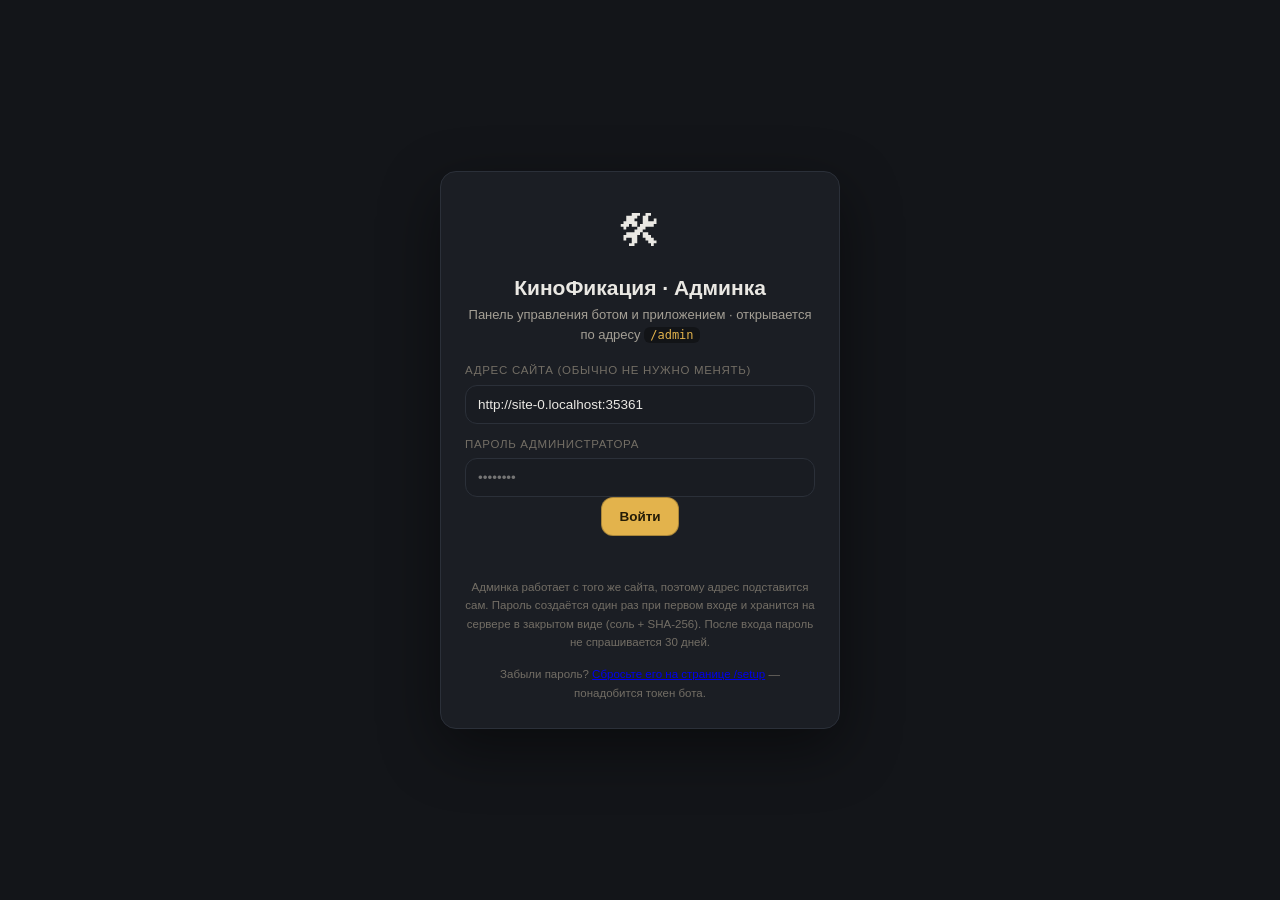
<file: v6 15102026/admin/index.html>
<!DOCTYPE html>
<html lang="ru">
<head>
<meta charset="UTF-8">
<meta name="viewport" content="width=device-width, initial-scale=1.0, viewport-fit=cover">
<meta name="theme-color" content="#0b0e17">
<title>КиноФикация · Админка (/admin)</title>
<link rel="icon" href="data:image/svg+xml,<svg xmlns='http://www.w3.org/2000/svg' viewBox='0 0 100 100'><text y='.9em' font-size='90'>🛠</text></svg>">
<link rel="stylesheet" href="admin.css">
</head>
<body>

<!-- ================= ВХОД ================= -->
<div id="login" class="login-wrap">
  <div class="login-card">
    <div class="logo">🛠</div>
    <h1>КиноФикация · Админка</h1>
    <p class="sub">Панель управления ботом и приложением · открывается по адресу <code>/admin</code></p>
    <label class="lbl">Адрес сайта (обычно не нужно менять)</label>
    <input id="apiBase" type="text" placeholder="https://ваш-сайт.netlify.app" autocomplete="off">
    <label class="lbl" id="pwdLbl">Пароль администратора</label>
    <input id="pwd" type="password" placeholder="••••••••" autocomplete="current-password">
    <div id="pwd2wrap" class="hidden">
      <label class="lbl">Повторите — тот же пароль</label>
      <input id="pwd2" type="password" placeholder="••••••••" autocomplete="new-password">
    </div>
    <button class="btn btn-primary" id="loginBtn">Войти</button>
    <p class="msg" id="loginMsg"></p>
    <p class="hint">Админка работает с того же сайта, поэтому адрес подставится сам.
    Пароль создаётся один раз при первом входе и хранится на сервере в закрытом виде (соль + SHA-256).
    После входа пароль не спрашивается 30 дней.</p>
    <p class="hint">Забыли пароль? <a id="forgotLink" href="#" target="_blank" rel="noopener">Сбросьте его на странице /setup</a> — понадобится токен бота.</p>
  </div>
</div>

<!-- ================= ОБОЛОЧКА ================= -->
<div id="app" class="hidden">
  <header class="top">
    <div class="brand"><span class="logo-s">🛠</span><b>КиноФикация</b><span class="tag-admin">админка</span></div>
    <div class="top-right">
      <input id="globalQ" class="global-q" type="search" placeholder="🔎 Люди, пары, фильмы, подборки…" autocomplete="off" title="Глобальный поиск по всем данным">
      <span class="site-pill" id="sitePill" title="Адрес основного сайта"></span>
      <button class="icon-btn" id="refreshBtn" title="Обновить данные">⟳</button>
      <button class="icon-btn" id="logoutBtn" title="Выйти">⎋</button>
    </div>
  </header>

  <nav class="tabs" id="tabs">
    <button data-tab="dash" class="on">📊 Дашборд</button>
    <button data-tab="analytics">📈 Аналитика</button>
    <button data-tab="broadcast">📢 Рассылка</button>
    <button data-tab="users">👥 Пользователи</button>
    <button data-tab="matches">💘 Мэтчи</button>
    <button data-tab="catalog">🎞 Каталог</button>
    <button data-tab="feedback">✍️ Обратная связь</button>
    <button data-tab="settings">⚙️ Настройки</button>
  </nav>

  <main id="content" class="content"></main>
</div>

<div id="toast" class="hidden"></div>
<div id="modal" class="hidden"><div class="modal-card"><button class="modal-x" id="modalX">✕</button><div id="modalBody"></div></div></div>

<script src="admin.js"></script>
</body>
</html>
</file>
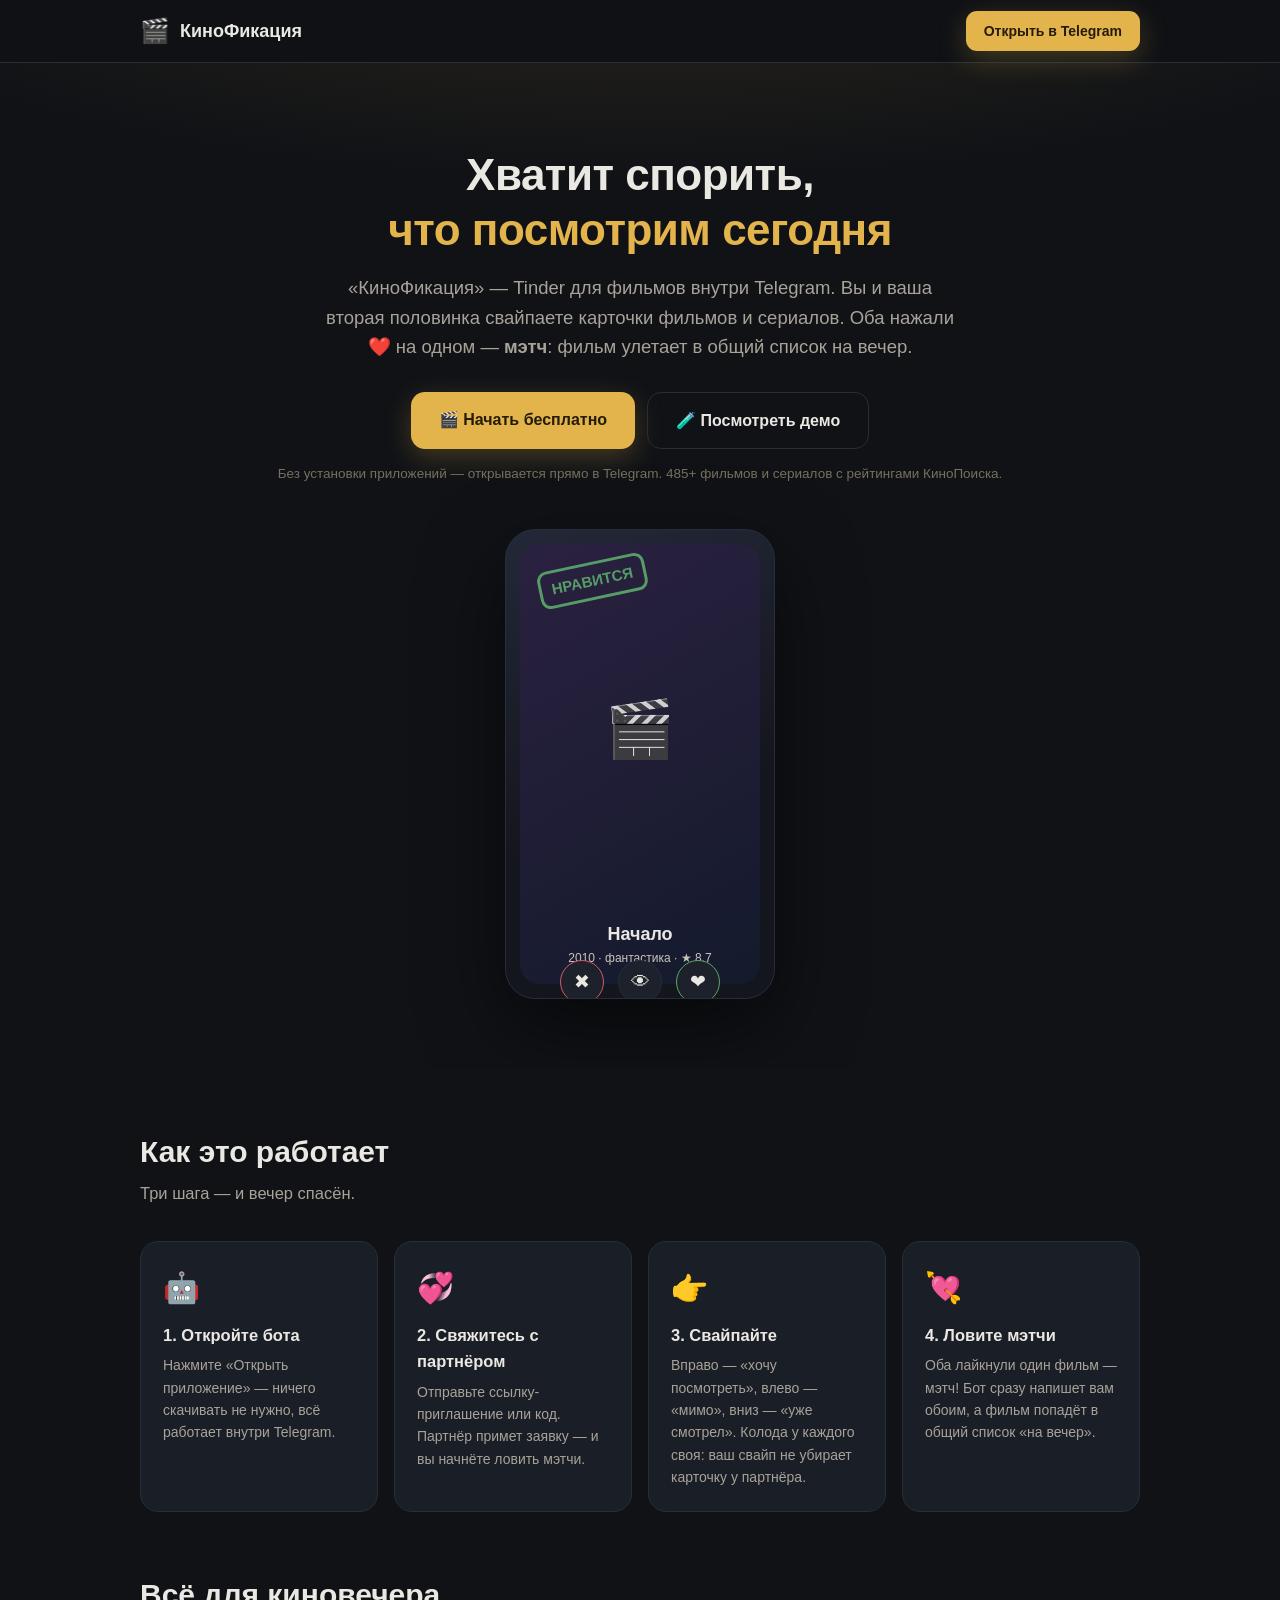
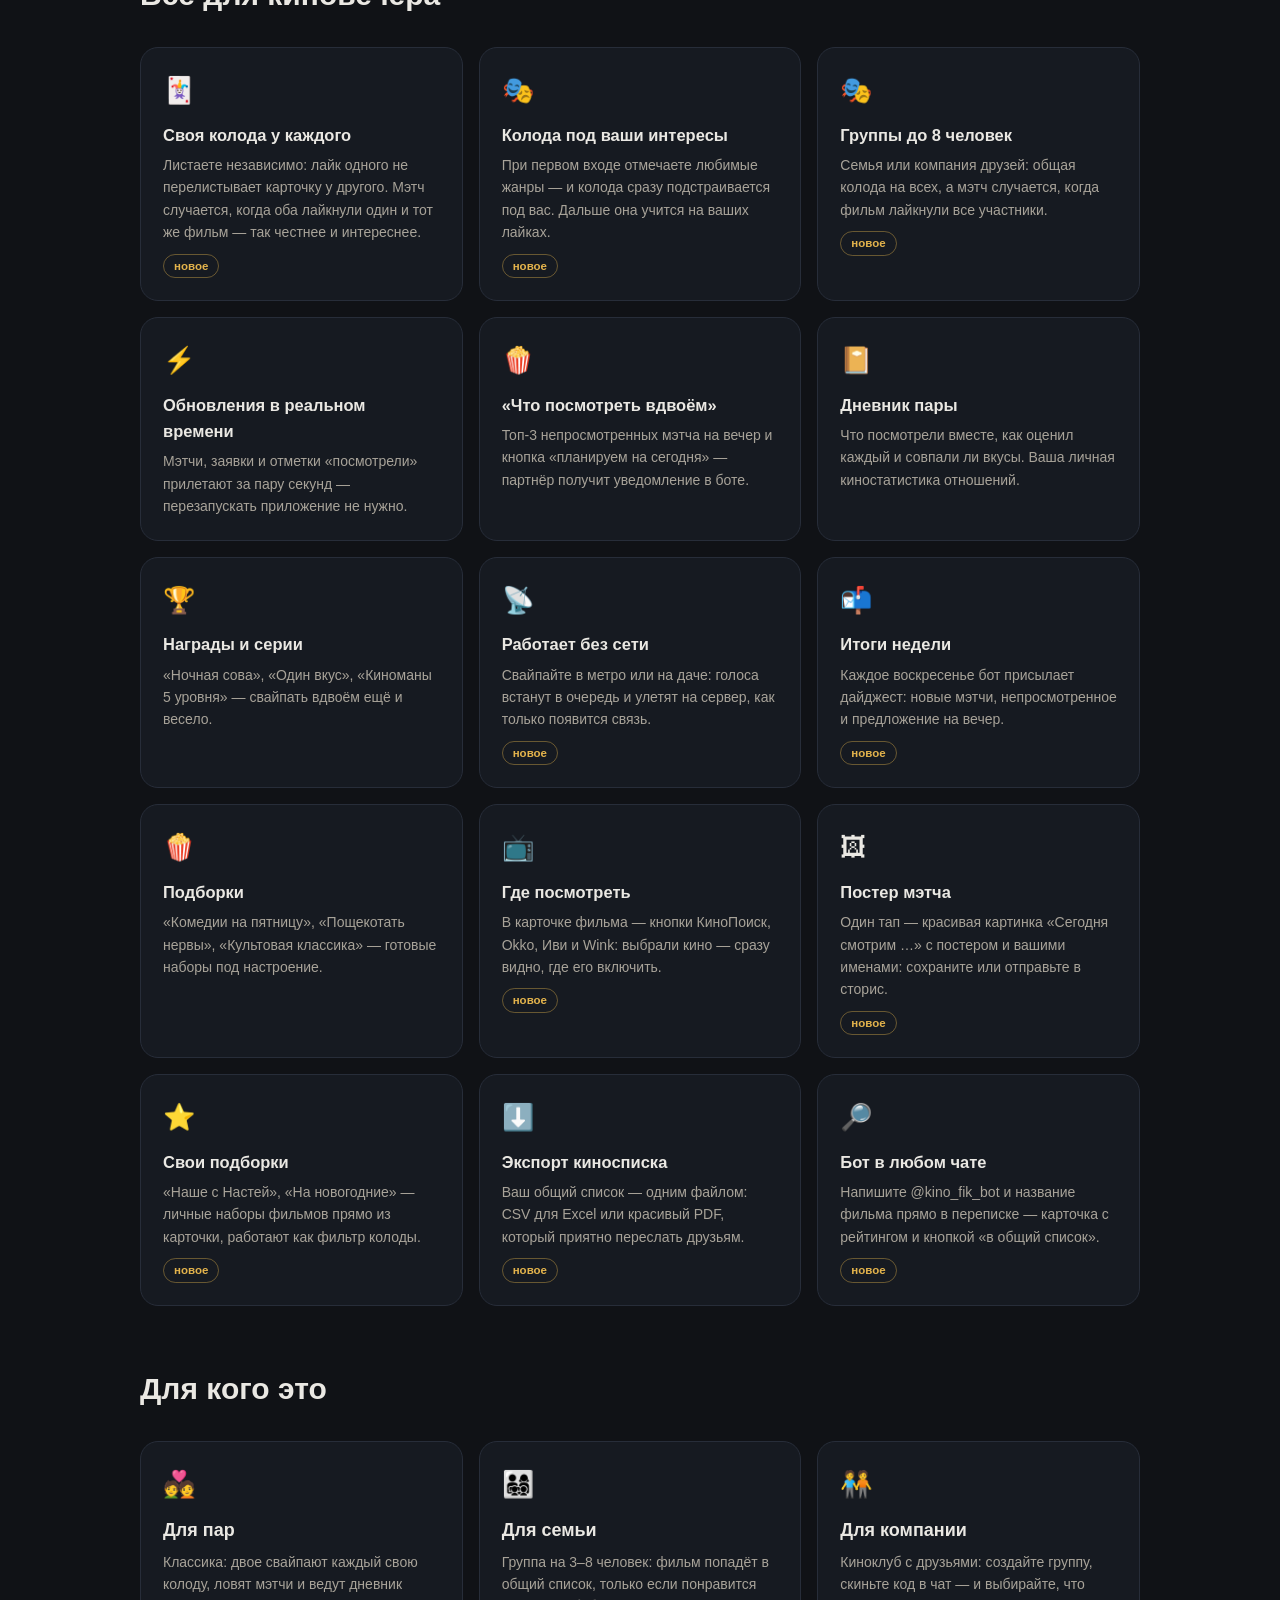
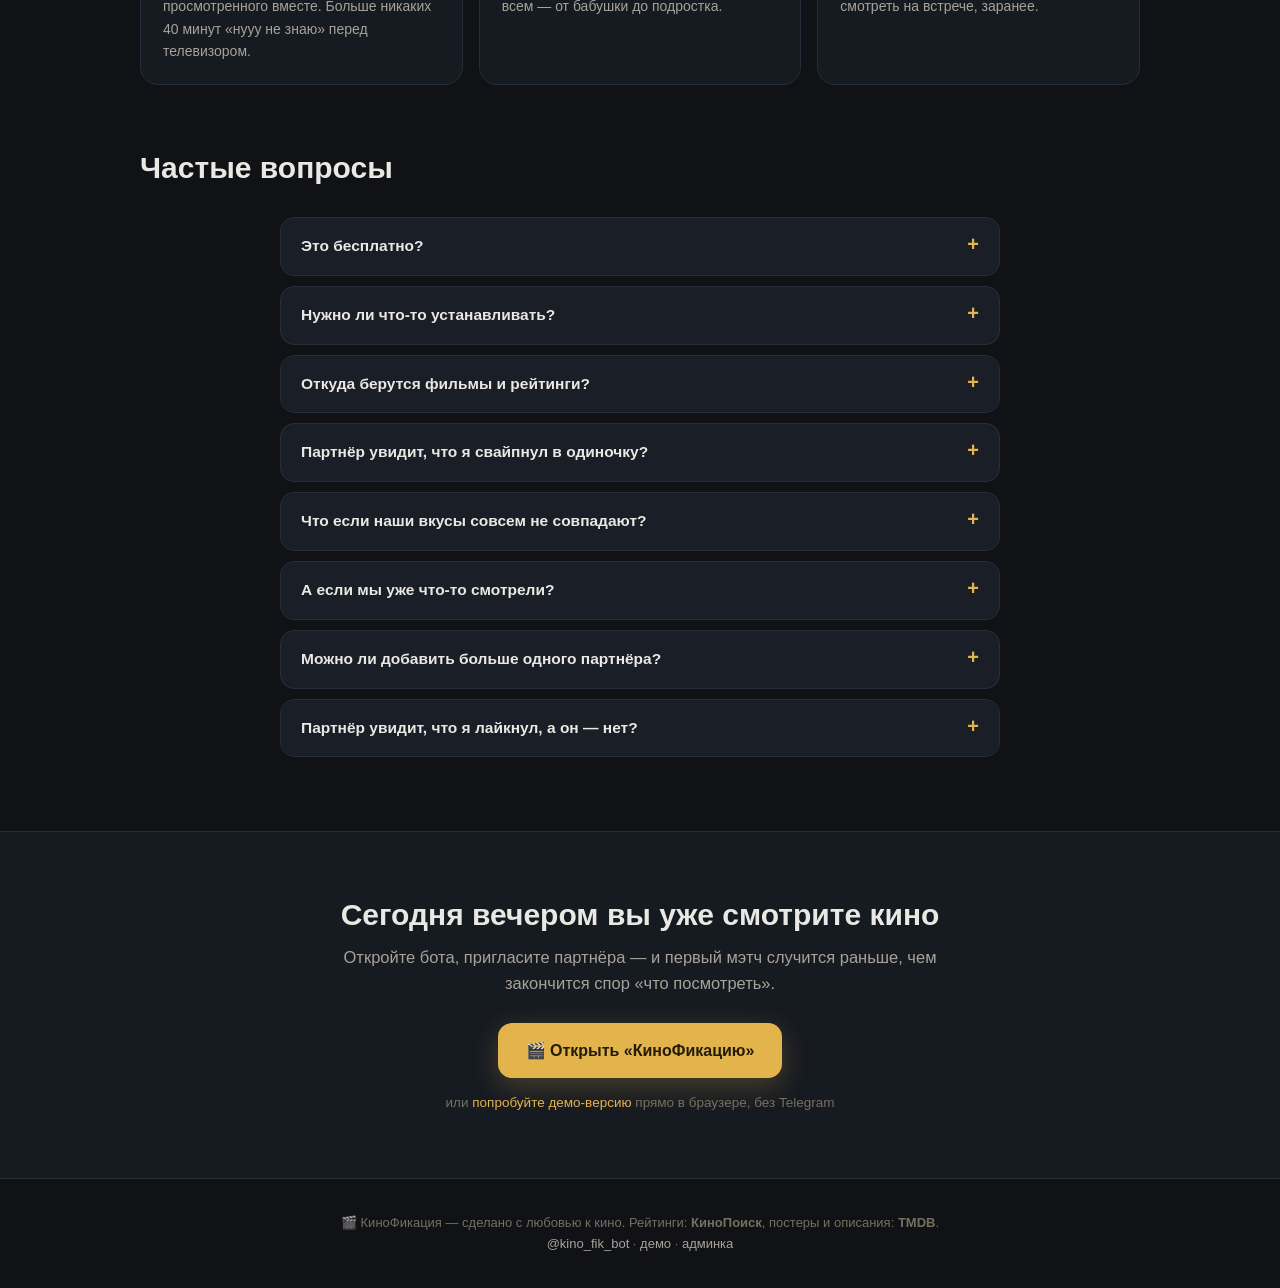
<file: v6 15102026/landing.html>
<!DOCTYPE html>
<html lang="ru">
<head>
<meta charset="UTF-8">
<meta name="viewport" content="width=device-width, initial-scale=1.0">
<title>КиноФикация — что смотрим сегодня?</title>
<meta name="description" content="«Тиндер для фильмов» для пар и компаний: свайпайте карточки фильмов вдвоём, ловите мэтчи и больше никогда не спорьте, что посмотреть вечером.">
<meta property="og:title" content="КиноФикация — что смотрим сегодня?">
<meta property="og:description" content="Свайпайте фильмы вдвоём — мэтч, когда оба нажали ❤️. Бесплатно, в Telegram.">
<meta property="og:type" content="website">
<link rel="icon" href="data:image/svg+xml,<svg xmlns='http://www.w3.org/2000/svg' viewBox='0 0 100 100'><text y='.9em' font-size='90'>🎬</text></svg>">
<style>
  :root{
    --bg:#101216; --bg2:#161a21; --card:#1a1e26; --line:#272d39;
    --txt:#eae8e3; --mut:#a8a399; --dim:#75705f;
    --gold:#e3b34c; --gold-ink:#241c07;
    --like:#5aa469; --no:#d05a68; --seen:#7d9fe0;
  }
  *{box-sizing:border-box;margin:0;padding:0}
  html{scroll-behavior:smooth}
  body{background:var(--bg);color:var(--txt);
    font-family:-apple-system,BlinkMacSystemFont,"Segoe UI",Roboto,"Helvetica Neue",Arial,sans-serif;
    font-size:16px;line-height:1.6;-webkit-font-smoothing:antialiased}
  a{color:var(--gold);text-decoration:none}
  .wrap{max-width:1040px;margin:0 auto;padding:0 20px}
  section{padding:64px 0}
  h1,h2,h3{line-height:1.25;font-weight:800}
  h2{font-size:30px;margin-bottom:10px}
  .sub{color:var(--mut);font-size:16.5px;max-width:640px}
  .btn{display:inline-block;border-radius:14px;padding:15px 28px;font-size:16px;font-weight:700;
    transition:transform .15s,box-shadow .15s;border:0;cursor:pointer}
  .btn:active{transform:scale(.97)}
  .btn-primary{background:var(--gold);color:var(--gold-ink);box-shadow:0 8px 28px rgba(227,179,76,.25)}
  .btn-primary:hover{box-shadow:0 10px 34px rgba(227,179,76,.4)}
  .btn-ghost{background:transparent;color:var(--txt);border:1px solid var(--line)}
  .btn-ghost:hover{border-color:var(--gold);color:var(--gold)}

  /* шапка */
  header{position:sticky;top:0;z-index:20;background:rgba(16,18,22,.86);backdrop-filter:blur(10px);
    border-bottom:1px solid var(--line)}
  .head{display:flex;align-items:center;justify-content:space-between;height:62px}
  .brand{display:flex;align-items:center;gap:10px;font-weight:800;font-size:18px}
  .brand span{font-size:24px}
  .head .btn{padding:9px 18px;font-size:14px;border-radius:11px}

  /* герой */
  .hero{padding:84px 0 70px;text-align:center;position:relative;overflow:hidden}
  .hero:before{content:'';position:absolute;inset:-40% -20% auto;height:520px;
    background:radial-gradient(closest-side,rgba(227,179,76,.14),transparent);pointer-events:none}
  .hero h1{font-size:44px;letter-spacing:-.5px}
  .hero h1 em{font-style:normal;color:var(--gold)}
  .hero .sub{margin:16px auto 0;font-size:18.5px}
  .cta{display:flex;gap:12px;justify-content:center;margin-top:30px;flex-wrap:wrap}
  .hero-note{margin-top:14px;color:var(--dim);font-size:13.5px}

  /* «телефон» со свайпом */
  .phone{width:270px;height:470px;margin:44px auto 0;border-radius:30px;border:1px solid var(--line);
    background:linear-gradient(160deg,#232838,#14161d 60%);position:relative;
    box-shadow:0 30px 80px rgba(0,0,0,.55);overflow:hidden}
  .ph-card{position:absolute;inset:14px;border-radius:20px;overflow:hidden;
    background:linear-gradient(150deg,#2a2140,#141a2c);display:flex;flex-direction:column;justify-content:flex-end;
    padding:16px;animation:sway 5s ease-in-out infinite}
  .ph-card:before{content:'🎬';position:absolute;top:42%;left:50%;transform:translate(-50%,-50%);font-size:56px;opacity:.85}
  .ph-card b{font-size:18px}
  .ph-card small{color:#c9c5bb;font-size:12px}
  .ph-stamp{position:absolute;top:18px;left:18px;border:3px solid var(--like);color:var(--like);
    font-weight:900;font-size:15px;padding:4px 10px;border-radius:10px;transform:rotate(-12deg);opacity:.95}
  @keyframes sway{0%,100%{transform:rotate(-1.4deg)}50%{transform:rotate(1.4deg)}}
  .ph-acts{position:absolute;bottom:-6px;left:0;right:0;display:flex;justify-content:center;gap:14px}
  .ph-act{width:44px;height:44px;border-radius:50%;display:grid;place-items:center;font-size:19px;
    background:#1d212b;border:1px solid var(--line)}
  .ph-act.yes{border-color:var(--like)} .ph-act.no{border-color:var(--no)}

  /* шаги */
  .steps{display:grid;grid-template-columns:repeat(auto-fit,minmax(210px,1fr));gap:16px;margin-top:34px}
  .step{background:var(--card);border:1px solid var(--line);border-radius:18px;padding:22px}
  .step i{font-style:normal;font-size:30px;display:block;margin-bottom:10px}
  .step b{display:block;font-size:16.5px;margin-bottom:6px}
  .step p{color:var(--mut);font-size:14px}

  /* фичи */
  .feats{display:grid;grid-template-columns:repeat(auto-fit,minmax(240px,1fr));gap:16px;margin-top:34px}
  .feat{background:var(--bg2);border:1px solid var(--line);border-radius:18px;padding:22px}
  .feat i{font-style:normal;font-size:26px}
  .feat b{display:block;margin:10px 0 6px;font-size:16.5px}
  .feat p{color:var(--mut);font-size:14px}
  .feat .tagline{display:inline-block;margin-top:10px;font-size:11.5px;font-weight:700;color:var(--gold);
    border:1px solid rgba(227,179,76,.4);border-radius:999px;padding:2px 10px}

  /* для кого */
  .who{display:grid;grid-template-columns:repeat(auto-fit,minmax(240px,1fr));gap:16px;margin-top:34px}
  .who .feat b{font-size:18px}

  /* faq */
  .faq{max-width:720px;margin:30px auto 0}
  details{background:var(--card);border:1px solid var(--line);border-radius:14px;padding:16px 20px;margin-bottom:10px}
  summary{cursor:pointer;font-weight:700;font-size:15.5px;list-style:none}
  summary::-webkit-details-marker{display:none}
  summary:after{content:'+';float:right;color:var(--gold);font-size:20px;line-height:1}
  details[open] summary:after{content:'–'}
  details p{color:var(--mut);font-size:14.5px;margin-top:10px}

  /* финал */
  .final{text-align:center;background:
    radial-gradient(closest-side at 50% 120%,rgba(227,179,76,.12),transparent),var(--bg2);
    border-top:1px solid var(--line);border-bottom:1px solid var(--line)}
  footer{padding:34px 0;color:var(--dim);font-size:13px;text-align:center}
  footer a{color:var(--mut)}

  @media (max-width:640px){
    .hero h1{font-size:32px}
    h2{font-size:24px}
    section{padding:46px 0}
    .phone{width:230px;height:400px}
  }
</style>
</head>
<body>

<header>
  <div class="wrap head">
    <div class="brand"><span>🎬</span> КиноФикация</div>
    <a class="btn btn-primary" href="https://t.me/kino_fik_bot">Открыть в Telegram</a>
  </div>
</header>

<section class="hero">
  <div class="wrap">
    <h1>Хватит спорить,<br><em>что посмотрим сегодня</em></h1>
    <p class="sub">«КиноФикация» — Tinder для фильмов внутри Telegram. Вы и ваша вторая половинка
    свайпаете карточки фильмов и сериалов. Оба нажали ❤️ на одном — <b>мэтч</b>: фильм улетает
    в общий список на вечер.</p>
    <div class="cta">
      <a class="btn btn-primary" href="https://t.me/kino_fik_bot">🎬 Начать бесплатно</a>
      <a class="btn btn-ghost" href="/demo.html">🧪 Посмотреть демо</a>
    </div>
    <p class="hero-note">Без установки приложений — открывается прямо в Telegram. 485+ фильмов и сериалов с рейтингами КиноПоиска.</p>

    <div class="phone" aria-hidden="true">
      <div class="ph-card">
        <div class="ph-stamp">НРАВИТСЯ</div>
        <b>Начало</b>
        <small>2010 · фантастика · ★ 8.7</small>
      </div>
      <div class="ph-acts">
        <div class="ph-act no">✖</div>
        <div class="ph-act">👁</div>
        <div class="ph-act yes">❤</div>
      </div>
    </div>
  </div>
</section>

<section>
  <div class="wrap">
    <h2>Как это работает</h2>
    <p class="sub">Три шага — и вечер спасён.</p>
    <div class="steps">
      <div class="step"><i>🤖</i><b>1. Откройте бота</b>
        <p>Нажмите «Открыть приложение» — ничего скачивать не нужно, всё работает внутри Telegram.</p></div>
      <div class="step"><i>💞</i><b>2. Свяжитесь с партнёром</b>
        <p>Отправьте ссылку-приглашение или код. Партнёр примет заявку — и вы начнёте ловить мэтчи.</p></div>
      <div class="step"><i>👉</i><b>3. Свайпайте</b>
        <p>Вправо — «хочу посмотреть», влево — «мимо», вниз — «уже смотрел». Колода у каждого своя: ваш свайп не убирает карточку у партнёра.</p></div>
      <div class="step"><i>💘</i><b>4. Ловите мэтчи</b>
        <p>Оба лайкнули один фильм — мэтч! Бот сразу напишет вам обоим, а фильм попадёт в общий список «на вечер».</p></div>
    </div>
  </div>
</section>

<section style="padding-top:0">
  <div class="wrap">
    <h2>Всё для киновечера</h2>
    <div class="feats">
      <div class="feat"><i>🃏</i><b>Своя колода у каждого</b>
        <p>Листаете независимо: лайк одного не перелистывает карточку у другого. Мэтч случается, когда оба лайкнули один и тот же фильм — так честнее и интереснее.</p>
        <span class="tagline">новое</span></div>
      <div class="feat"><i>🎭</i><b>Колода под ваши интересы</b>
        <p>При первом входе отмечаете любимые жанры — и колода сразу подстраивается под вас. Дальше она учится на ваших лайках.</p>
        <span class="tagline">новое</span></div>
      <div class="feat"><i>🎭</i><b>Группы до 8 человек</b>
        <p>Семья или компания друзей: общая колода на всех, а мэтч случается, когда фильм лайкнули все участники.</p>
        <span class="tagline">новое</span></div>
      <div class="feat"><i>⚡</i><b>Обновления в реальном времени</b>
        <p>Мэтчи, заявки и отметки «посмотрели» прилетают за пару секунд — перезапускать приложение не нужно.</p></div>
      <div class="feat"><i>🍿</i><b>«Что посмотреть вдвоём»</b>
        <p>Топ-3 непросмотренных мэтча на вечер и кнопка «планируем на сегодня» — партнёр получит уведомление в боте.</p></div>
      <div class="feat"><i>📔</i><b>Дневник пары</b>
        <p>Что посмотрели вместе, как оценил каждый и совпали ли вкусы. Ваша личная киностатистика отношений.</p></div>
      <div class="feat"><i>🏆</i><b>Награды и серии</b>
        <p>«Ночная сова», «Один вкус», «Киноманы 5 уровня» — свайпать вдвоём ещё и весело.</p></div>
      <div class="feat"><i>📡</i><b>Работает без сети</b>
        <p>Свайпайте в метро или на даче: голоса встанут в очередь и улетят на сервер, как только появится связь.</p>
        <span class="tagline">новое</span></div>
      <div class="feat"><i>📬</i><b>Итоги недели</b>
        <p>Каждое воскресенье бот присылает дайджест: новые мэтчи, непросмотренное и предложение на вечер.</p>
        <span class="tagline">новое</span></div>
      <div class="feat"><i>🍿</i><b>Подборки</b>
        <p>«Комедии на пятницу», «Пощекотать нервы», «Культовая классика» — готовые наборы под настроение.</p></div>
      <div class="feat"><i>📺</i><b>Где посмотреть</b>
        <p>В карточке фильма — кнопки КиноПоиск, Okko, Иви и Wink: выбрали кино — сразу видно, где его включить.</p>
        <span class="tagline">новое</span></div>
      <div class="feat"><i>🖼</i><b>Постер мэтча</b>
        <p>Один тап — красивая картинка «Сегодня смотрим …» с постером и вашими именами: сохраните или отправьте в сторис.</p>
        <span class="tagline">новое</span></div>
      <div class="feat"><i>⭐</i><b>Свои подборки</b>
        <p>«Наше с Настей», «На новогодние» — личные наборы фильмов прямо из карточки, работают как фильтр колоды.</p>
        <span class="tagline">новое</span></div>
      <div class="feat"><i>⬇️</i><b>Экспорт киносписка</b>
        <p>Ваш общий список — одним файлом: CSV для Excel или красивый PDF, который приятно переслать друзьям.</p>
        <span class="tagline">новое</span></div>
      <div class="feat"><i>🔎</i><b>Бот в любом чате</b>
        <p>Напишите @kino_fik_bot и название фильма прямо в переписке — карточка с рейтингом и кнопкой «в общий список».</p>
        <span class="tagline">новое</span></div>
    </div>
  </div>
</section>

<section style="padding-top:0">
  <div class="wrap">
    <h2>Для кого это</h2>
    <div class="who">
      <div class="feat"><i>💑</i><b>Для пар</b>
        <p>Классика: двое свайпают каждый свою колоду, ловят мэтчи и ведут дневник просмотренного вместе. Больше никаких 40 минут «нууу не знаю» перед телевизором.</p></div>
      <div class="feat"><i>👨‍👩‍👧‍👦</i><b>Для семьи</b>
        <p>Группа на 3–8 человек: фильм попадёт в общий список, только если понравится всем — от бабушки до подростка.</p></div>
      <div class="feat"><i>🧑‍🤝‍🧑</i><b>Для компании</b>
        <p>Киноклуб с друзьями: создайте группу, скиньте код в чат — и выбирайте, что смотреть на встрече, заранее.</p></div>
    </div>
  </div>
</section>

<section style="padding-top:0">
  <div class="wrap">
    <h2>Частые вопросы</h2>
    <div class="faq">
      <details><summary>Это бесплатно?</summary>
        <p>Да, полностью. Без подписок, без рекламы внутри приложения.</p></details>
      <details><summary>Нужно ли что-то устанавливать?</summary>
        <p>Нет. «КиноФикация» — мини-приложение внутри Telegram: открывается одной кнопкой на телефоне и на компьютере.</p></details>
      <details><summary>Откуда берутся фильмы и рейтинги?</summary>
        <p>В каталоге 485+ проверенных фильмов и сериалов. Рейтинги — КиноПоиск, постеры и описания — TMDB. Каталог пополняется новинками автоматически.</p></details>
      <details><summary>Партнёр увидит, что я свайпнул в одиночку?</summary>
        <p>Он увидит мэтч, только если вы оба лайкнете один и тот же фильм. Одиночные свайпы остаются вашей личной историей (в журнале свайпов).</p></details>
      <details><summary>Что если наши вкусы совсем не совпадают?</summary>
        <p>Тогда мэтчей будет меньше — и это тоже полезная информация. Во вкладке «Пара» видно процент совпадения вкусов, а «Дневник пары» показывает, где мнения разошлись.</p></details>
      <details><summary>А если мы уже что-то смотрели?</summary>
        <p>Свайп вниз (или кнопка 👁) помечает фильм как «уже смотрел» — он уходит из колоды и больше не мешает. Мэтчем это не считается.</p></details>
      <details><summary>Можно ли добавить больше одного партнёра?</summary>
        <p>Да: партнёров может быть несколько (мэтчи считаются с каждым отдельно), плюс группы до 8 человек — там колода общая на компанию.</p></details>
      <details><summary>Партнёр увидит, что я лайкнул, а он — нет?</summary>
        <p>Нет. Видны только взаимные лайки — то есть мэтчи. Колода и журнал свайпов у каждого свои, дизлайки друг друга не показываются.</p></details>
    </div>
  </div>
</section>

<section class="final">
  <div class="wrap" style="text-align:center">
    <h2>Сегодня вечером вы уже смотрите кино</h2>
    <p class="sub" style="margin:10px auto 26px;text-align:center">Откройте бота, пригласите партнёра — и первый мэтч случится раньше, чем закончится спор «что посмотреть».</p>
    <a class="btn btn-primary" href="https://t.me/kino_fik_bot">🎬 Открыть «КиноФикацию»</a>
    <p class="hero-note" style="margin-top:14px">или <a href="/demo.html">попробуйте демо-версию</a> прямо в браузере, без Telegram</p>
  </div>
</section>

<footer>
  <div class="wrap">
    🎬 КиноФикация — сделано с любовью к кино. Рейтинги: <b>КиноПоиск</b>, постеры и описания: <b>TMDB</b>.<br>
    <a href="https://t.me/kino_fik_bot">@kino_fik_bot</a> · <a href="/demo.html">демо</a> · <a href="/admin/">админка</a>
  </div>
</footer>

</body>
</html>
</file>
<file: v6 15102026/admin/admin.css>
:root{--bg:#131519;--bg2:#191c22;--card:#1b1e24;--line:#2b3039;--txt:#eae8e3;--mut:#a49f95;--dim:#736e65;--acc:#e3b34c;--acc2:#d05a68;--ok:#5aa469;--warn:#e3b34c;--bad:#d05a68;--r:14px}*{box-sizing:border-box;-webkit-tap-highlight-color:transparent}html,body{margin:0;padding:0;background:var(--bg);color:var(--txt);font-family:-apple-system,BlinkMacSystemFont,Segoe UI,Roboto,Helvetica Neue,Arial,sans-serif;font-size:14px;line-height:1.5}body{min-height:100vh}button{font-family:inherit;border:0;background:none;color:inherit;cursor:pointer}input,textarea,select{font-family:inherit}.hidden{display:none!important}code{background:#00000059;padding:1px 6px;border-radius:6px;font-size:12px;color:var(--warn)}.login-wrap{min-height:100vh;display:flex;align-items:center;justify-content:center;padding:20px}.login-card{width:100%;max-width:400px;background:var(--card);border:1px solid var(--line);border-radius:16px;padding:26px 24px;text-align:center;box-shadow:0 20px 60px #00000073}.logo{font-size:44px}.login-card h1{margin:8px 0 2px;font-size:21px}.sub{margin:0 0 18px;color:var(--mut);font-size:13px}.lbl{display:block;text-align:left;font-size:11.5px;text-transform:uppercase;letter-spacing:.7px;color:var(--dim);margin:12px 0 5px}.login-card input{width:100%;padding:12px 13px;border-radius:12px;border:1px solid var(--line);background:var(--bg2);color:var(--txt);font-size:14px;outline:none}.login-card input:focus{border-color:var(--acc)}.msg{min-height:18px;margin:10px 0 0;font-size:12.5px;color:var(--bad)}.hint{margin:14px 0 0;font-size:11.5px;color:var(--dim);line-height:1.6}.top{position:sticky;top:0;z-index:30;display:flex;align-items:center;justify-content:space-between;padding:12px 18px;background:var(--bg2);border-bottom:1px solid var(--line)}.brand{display:flex;align-items:center;gap:9px;font-size:15px}.logo-s{font-size:20px}.tag-admin{font-size:10px;font-weight:700;letter-spacing:1px;text-transform:uppercase;background:var(--acc);color:#241c07;padding:3px 8px;border-radius:7px}.top-right{display:flex;align-items:center;gap:8px}.site-pill{font-size:11.5px;color:var(--mut);background:#ffffff0f;border:1px solid var(--line);padding:5px 10px;border-radius:10px;max-width:40vw;overflow:hidden;text-overflow:ellipsis;white-space:nowrap}.icon-btn{width:36px;height:36px;border-radius:11px;display:grid;place-items:center;font-size:16px;background:#ffffff0f;border:1px solid var(--line);transition:.15s}.icon-btn:hover{background:#ffffff1f}.tabs{display:flex;gap:6px;padding:12px 14px 0;overflow-x:auto;scrollbar-width:none}.tabs::-webkit-scrollbar{display:none}.tabs button{flex:0 0 auto;padding:9px 14px;border-radius:12px;font-size:13px;font-weight:600;color:var(--mut);background:#ffffff0a;border:1px solid var(--line);transition:.15s;white-space:nowrap}.tabs button.on{background:var(--acc);color:#241c07;border-color:var(--acc)}.tabs button:hover:not(.on){background:#ffffff17}.content{padding:16px 16px 60px;max-width:1100px;margin:0 auto}.grid{display:grid;gap:12px;grid-template-columns:repeat(auto-fill,minmax(150px,1fr))}.stat{background:var(--card);border:1px solid var(--line);border-radius:var(--r);padding:14px 15px}.stat b{display:block;font-size:24px;font-weight:800;line-height:1.1}.stat span{display:block;font-size:11.5px;color:var(--dim);margin-top:3px}.stat.good b{color:var(--ok)}.stat.warn b{color:var(--warn)}.stat.bad b{color:var(--bad)}.stat.acc b{color:#8fb8dd}.card{background:var(--card);border:1px solid var(--line);border-radius:var(--r);padding:16px;margin-bottom:14px}.card h2{margin:0 0 12px;font-size:13px;text-transform:uppercase;letter-spacing:.8px;color:var(--mut)}.card h3{margin:0 0 8px;font-size:14px}.row{display:flex;gap:8px;align-items:center;flex-wrap:wrap}.spread{display:flex;justify-content:space-between;align-items:center;gap:10px;flex-wrap:wrap}.mut{color:var(--mut);font-size:12.5px}.dim{color:var(--dim);font-size:11.5px}.ok-t{color:var(--ok)}.bad-t{color:var(--bad)}.warn-t{color:var(--warn)}input[type=text],input[type=password],input[type=url],textarea,select{width:100%;padding:11px 12px;border-radius:12px;border:1px solid var(--line);background:var(--bg2);color:var(--txt);font-size:13.5px;outline:none}input:focus,textarea:focus,select:focus{border-color:var(--acc)}textarea{min-height:96px;resize:vertical}label.chk{display:flex;gap:9px;align-items:center;font-size:13.5px;color:var(--txt);cursor:pointer}label.chk input{width:auto;accent-color:var(--acc);transform:scale(1.15)}.btn{padding:11px 17px;border-radius:12px;font-size:13.5px;font-weight:700;transition:.15s;display:inline-flex;align-items:center;gap:7px;justify-content:center}.btn:active{transform:scale(.97)}.btn-primary{background:var(--acc);color:#241c07;border:1px solid rgba(0,0,0,.25)}.btn-ghost{background:#ffffff12;border:1px solid var(--line);color:var(--txt)}.btn-danger{background:transparent;border:1px solid rgba(208,90,104,.45);color:#dd8a95}.btn-ok{background:#5aa4691f;border:1px solid rgba(90,164,105,.4);color:#a2d3ac}.btn-sm{padding:7px 11px;font-size:12px;border-radius:10px}.btn[disabled]{opacity:.45;pointer-events:none}.tbl{width:100%;border-collapse:collapse;font-size:13px}.tbl th{text-align:left;font-size:11px;text-transform:uppercase;letter-spacing:.6px;color:var(--dim);padding:8px 10px;border-bottom:1px solid var(--line);white-space:nowrap}.tbl td{padding:9px 10px;border-bottom:1px solid rgba(255,255,255,.05);vertical-align:middle}.tbl tr:hover td{background:#ffffff06}.tbl .num{font-variant-numeric:tabular-nums;color:var(--mut)}.tblwrap{overflow-x:auto;border:1px solid var(--line);border-radius:var(--r);background:var(--card)}.av{width:30px;height:30px;border-radius:50%;background:#2e333d;display:inline-grid;place-items:center;font-size:12px;font-weight:800;overflow:hidden;flex:0 0 auto}.av img{width:100%;height:100%;object-fit:cover}.who{display:flex;align-items:center;gap:9px;min-width:0}.who b{font-size:13px;white-space:nowrap;overflow:hidden;text-overflow:ellipsis}.who small{display:block;color:var(--dim);font-size:11px}.pill{display:inline-block;padding:2px 8px;border-radius:8px;font-size:11px;font-weight:700}.pill.hide{background:#d05a6824;color:#dd8a95}.pill.show{background:#5aa46921;color:#a2d3ac}.pill.neutral{background:#ffffff14;color:var(--mut)}.poster-mini{width:34px;height:50px;object-fit:cover;border-radius:6px;background:#0f1420}#toast{position:fixed;left:50%;bottom:26px;transform:translate(-50%);z-index:120;background:var(--card2,#22262e);border:1px solid var(--line);padding:11px 18px;border-radius:11px;font-size:13px;font-weight:600;max-width:86vw;text-align:center;box-shadow:0 14px 40px #0000008c}#toast.ok{border-color:#5aa46973;color:#a2d3ac}#toast.bad{border-color:#d05a6873;color:#e5a3ad}#modal{position:fixed;top:0;right:0;bottom:0;left:0;z-index:110;background:#0a0b0ecc;display:flex;align-items:center;justify-content:center;padding:20px}.modal-card{position:relative;width:100%;max-width:560px;max-height:86vh;overflow-y:auto;background:var(--card);border:1px solid var(--line);border-radius:16px;padding:22px}.modal-x{position:absolute;top:12px;right:12px;width:32px;height:32px;border-radius:50%;background:#0006;font-size:13px;display:grid;place-items:center}.kv{display:grid;grid-template-columns:auto 1fr;gap:6px 14px;font-size:13px}.kv dt{color:var(--dim)}.kv dd{margin:0}@media(max-width:640px){.content{padding:12px 10px 60px}.grid{grid-template-columns:repeat(auto-fill,minmax(120px,1fr))}.site-pill{display:none}}.chart{width:100%;height:auto;display:block;margin-top:6px}.funnel{margin-top:12px}.fn-row{display:grid;grid-template-columns:minmax(160px,240px) 1fr 110px;gap:12px;align-items:center;margin-bottom:10px}.fn-label b{display:block;font-size:13px}.fn-label small{display:block;color:var(--dim);font-size:11px;line-height:1.35}.fn-bar{background:#ffffff0d;border:1px solid var(--line);border-radius:8px;height:22px;overflow:hidden}.fn-bar span{display:block;height:100%;border-radius:7px;background:var(--acc);min-width:0}.fn-val{text-align:right;font-size:14px}.fn-val b{font-size:16px}@media(max-width:640px){.fn-row{grid-template-columns:1fr 90px;grid-template-areas:"label val" "bar bar"}.fn-label{grid-area:label}.fn-val{grid-area:val}.fn-bar{grid-area:bar}}.pill.warn{background:#e3b34c1f;color:#e8cf9a}.fb-f.on{background:var(--acc);color:#241c07;border-color:var(--acc)}.fbrow{border:1px solid var(--line);border-radius:14px;padding:14px;margin-bottom:12px;background:#ffffff05}.fbrow.done{opacity:.75}.fbrow-head{display:flex;align-items:center;gap:10px;margin-bottom:8px}.fbrow-text{white-space:pre-wrap;margin:0 0 8px;font-size:13.5px;line-height:1.55}.fbrow-reply{margin-top:8px;padding:9px 12px;border-radius:10px;background:#5aa46914;border:1px solid rgba(90,164,105,.25);font-size:12.5px;color:#a2d3ac}.fb-item{border:1px solid var(--line);border-radius:10px;padding:9px 12px;margin:6px 0;font-size:12.5px}.fbquote{white-space:pre-wrap;background:#00000040;padding:10px 12px;border-radius:10px;font-size:13px}.co-results{margin-top:8px}.co-item{display:flex;align-items:center;gap:10px;padding:7px 9px;border:1px solid var(--line);border-radius:10px;margin-bottom:6px;cursor:pointer;background:#ffffff05}.co-item:hover{background:#ffffff0f}.co-item img{width:26px;height:39px;border-radius:5px;object-fit:cover;flex:0 0 auto;background:#0f1420}.co-item span{flex:1;min-width:0;font-size:13px}.co-item .btn{padding:4px 10px}.co-picked{display:flex;flex-wrap:wrap;gap:6px;margin-top:10px}.co-chip{display:inline-flex;align-items:center;gap:7px;background:#e3b34c1a;border:1px solid rgba(227,179,76,.35);color:#e8cf9a;padding:5px 10px;border-radius:10px;font-size:12.5px}.co-chip b{cursor:pointer;color:#c9a04a;font-weight:700}.co-chip b:hover{color:#fff}.global-q{width:230px;padding:7px 12px;border-radius:10px;border:1px solid var(--line);background:#ffffff0d;color:var(--txt);font-size:12.5px;outline:none}.global-q:focus{border-color:var(--acc,#e3b34c)}@media(max-width:900px){.global-q{width:130px}}@media(max-width:620px){.global-q{display:none}}.subnav{display:flex;gap:8px;flex-wrap:wrap}.subnav .btn{flex:0 1 auto}
</file>
